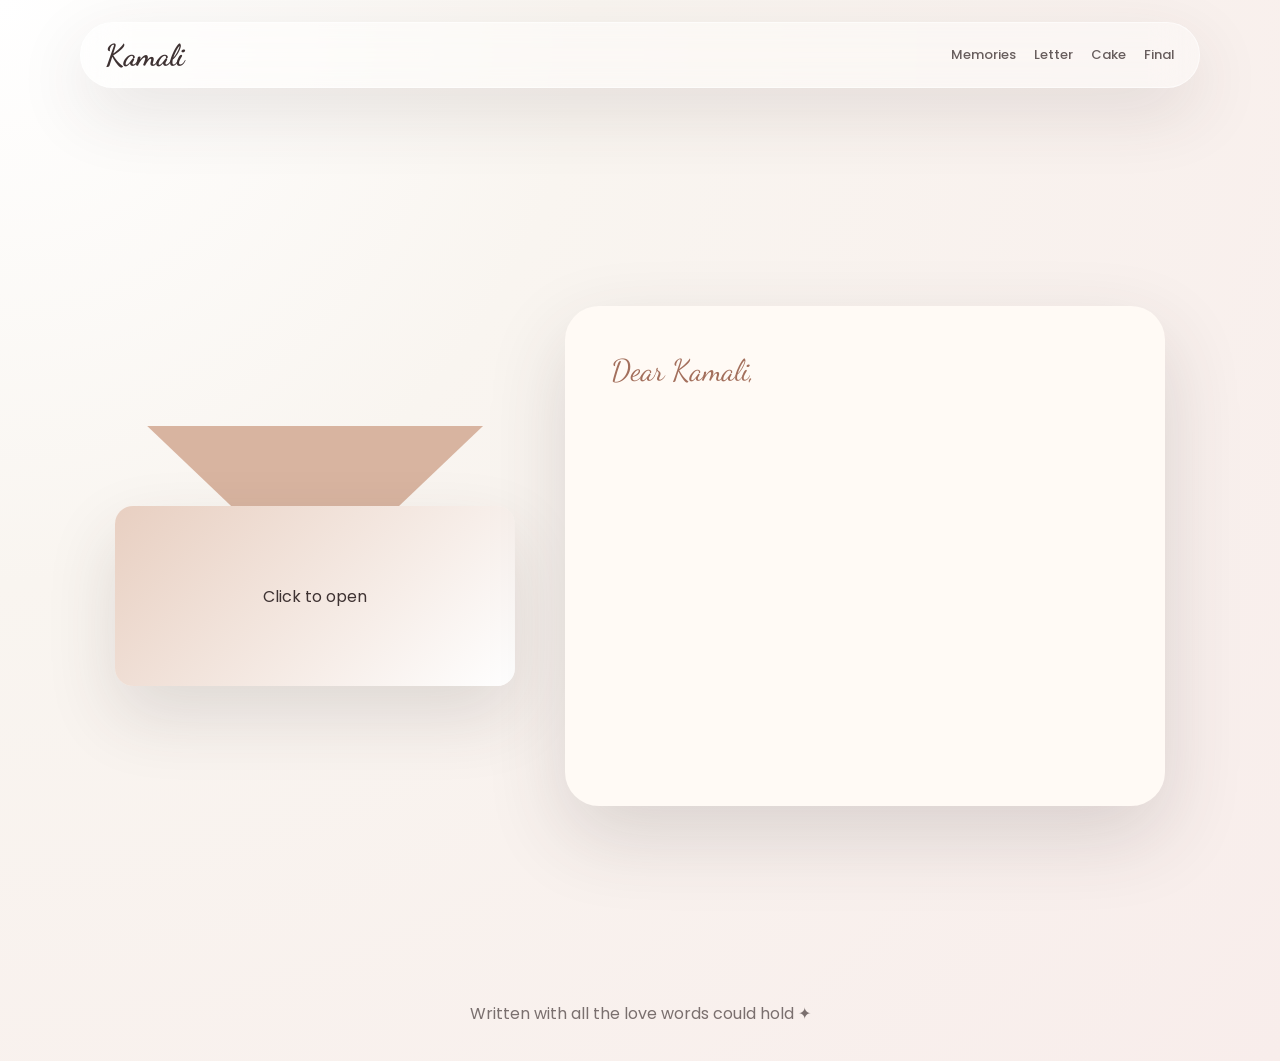
<file: letter.html>
<!DOCTYPE html>
<html lang="en">
<head>
  <meta charset="UTF-8" />
  <meta name="viewport" content="width=device-width, initial-scale=1.0" />
  <title>Letter | Kamali</title>
  <link href="https://fonts.googleapis.com/css2?family=Cormorant+Garamond:wght@400;500;600;700&family=Dancing+Script:wght@500;600;700&family=Poppins:wght@300;400;500;600;700&display=swap" rel="stylesheet" />
  <link rel="stylesheet" href="style.css" />
</head>
<body>
  <nav class="navbar glass">
    <a href="index.html" class="logo">Kamali</a>
    <div class="nav-links">
      <a href="memories.html">Memories</a>
      <a href="letter.html">Letter</a>
      <a href="cake.html">Cake</a>
      <a href="final.html">Final</a>
    </div>
  </nav>

  <main class="letter-page">
    <!-- Envelope animation -->
    <section class="envelope reveal" id="envelope">
      <div class="flap"></div>
      <div class="env-body"><p>Click to open</p></div>
    </section>

    <!-- Letter content -->
    <section class="letter-paper reveal delay-1" id="letterPaper">
      <p class="script-text">Dear Kamali,</p>
      <p id="typedLetter"></p>
    </section>
  </main>

  <footer class="footer">Written with all the love words could hold ✦</footer>

  <script>
    const envelope = document.getElementById("envelope");
    const letterPaper = document.getElementById("letterPaper");
    const typedLetter = document.getElementById("typedLetter");

    const message = "Happy Birthday, my love. ❤️🎂😘 Today is all about celebrating the wonderful person you are and the happiness you bring into my life every single day. 💖 Being with you has filled my life with love, laughter, and beautiful memories that I will always cherish. 🫂💕 Your smile brightens my days, your kindness inspires me, and your presence makes every moment feel special. 😘✨\n\nThank you for being my biggest happiness, my greatest comfort, and the person who makes my life complete. 🫂❤️ I feel incredibly lucky to walk through life with you, and I look forward to creating many more unforgettable memories together. 💞😘 I hope this birthday brings you endless joy, good health, success, and everything your heart wishes for, because you deserve nothing less. 🌹🎉\n\nHappy Birthday, my dearest Kamali. ❤️😘 I love you more with each passing day, and I promise to stand by your side, celebrate every milestone with you, and make every year even more beautiful than the last. 🫂💕 Here's to many more birthdays, countless smiles, warm hugs, sweet kisses, and a lifetime of love together. 😘💋🫂❤️🎉✨";

    envelope.addEventListener("click", () => {
      envelope.classList.add("open");
      letterPaper.classList.add("show");

      let i = 0;
      typedLetter.textContent = "";
      const typing = setInterval(() => {
        typedLetter.textContent += message.charAt(i);
        i++;
        if (i === message.length) clearInterval(typing);
      }, 50);
    });
  </script>
</body>
</html>
</file>
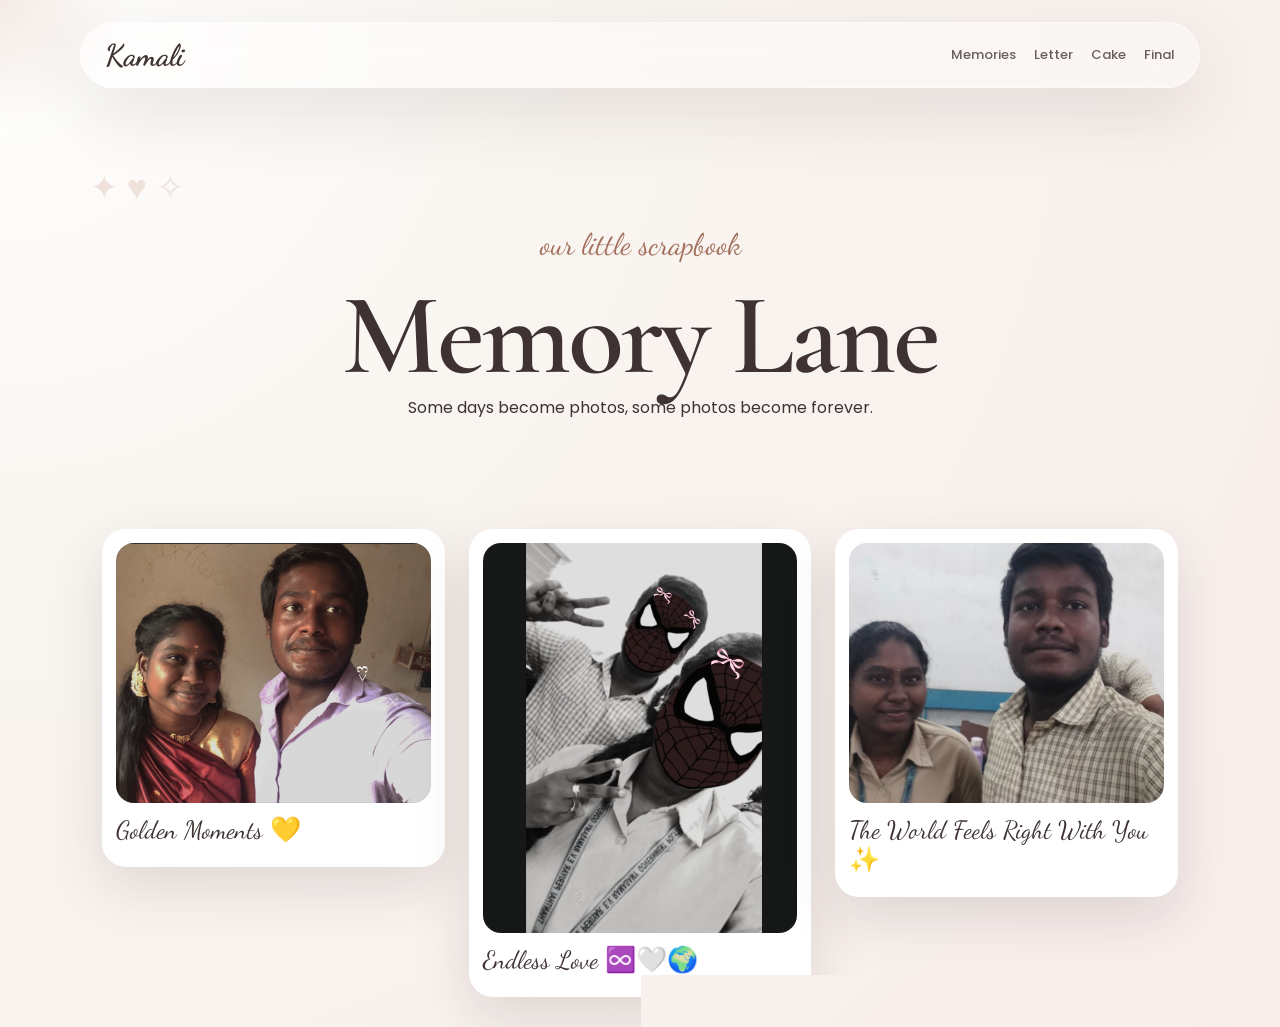
<file: memories.html>
<!DOCTYPE html>
<html lang="en">
<head>
  <meta charset="UTF-8" />
  <meta name="viewport" content="width=device-width, initial-scale=1.0" />
  <title>Memories | Kamali</title>
  <link href="https://fonts.googleapis.com/css2?family=Cormorant+Garamond:wght@400;500;600;700&family=Dancing+Script:wght@500;600;700&family=Poppins:wght@300;400;500;600;700&display=swap" rel="stylesheet" />
  <link rel="stylesheet" href="style.css" />
</head>
<body>
  <div class="cursor-glow"></div>
  <div class="floating-bg"></div>

  <!-- Navigation -->
  <nav class="navbar glass">
    <a href="index.html" class="logo">Kamali</a>
    <div class="nav-links">
      <a href="memories.html" class="active">Memories</a>
      <a href="letter.html">Letter</a>
      <a href="cake.html">Cake</a>
      <a href="final.html">Final</a>
    </div>
  </nav>

  <!-- Header -->
  <header class="sub-hero reveal">
    <p class="script-text">our little scrapbook</p>
    <h1>Memory Lane</h1>
    <p>Some days become photos, some photos become forever.</p>
  </header>

  <!-- Masonry Grid -->
  <section class="masonry">
    <!-- Memory 1 -->
    <div class="polaroid reveal">
      <div class="photo" style="background-image: url('assets/Memo 1.png');"></div>
      <p>Golden Moments 💛</p>
    </div>

  <!-- Memory 2 (Photo Replacement) -->
<div class="polaroid tall reveal delay-1">
  <div class="photo" style="background-image: url('assets/Memo 8(1).png');"></div>
  <p>Endless Love ♾️🤍🌍</p>
</div>

    <!-- Memory 3 -->
    <div class="polaroid reveal delay-2">
      <div class="photo" style="background-image: url('assets/Memo 2.jpeg');"></div>
      <p>The World Feels Right With You ✨</p>
    </div>

    <!-- Add more polaroids as needed -->
  </section>

  <script src="script.js"></script>
</body>
</html>
</file>
<file: style.css>
:root {
  --warm-white: #f9f5f0;
  --blush: #f8edeb;
  --rose: #e8cfc1;
  --champagne: #d8b4a0;
  --cocoa: #3e3232;
  --serif: "Cormorant Garamond", serif;
  --script: "Dancing Script", cursive;
  --body: "Poppins", sans-serif;
}

* {
  box-sizing: border-box;
  margin: 0;
  padding: 0;
}

html {
  scroll-behavior: smooth;
}

body {
  min-height: 100vh;
  overflow-x: hidden;
  color: var(--cocoa);
  font-family: var(--body);
  background: radial-gradient(circle at top left, #fff 0%, var(--warm-white) 35%, var(--blush) 100%);
}

a {
  color: inherit;
  text-decoration: none;
}

button {
  font: inherit;
}

.glass {
  background: rgba(255, 255, 255, 0.35);
  border: 1px solid rgba(255, 255, 255, 0.55);
  backdrop-filter: blur(22px);
  box-shadow: 0 24px 70px rgba(62, 50, 50, 0.12);
}

.navbar {
  position: fixed;
  top: 22px;
  left: 50%;
  z-index: 50;
  width: min(1120px, 92%);
  display: flex;
  align-items: center;
  justify-content: space-between;
  padding: 14px 24px;
  border-radius: 999px;
  transform: translateX(-50%);
}

.logo {
  font-family: var(--script);
  font-size: 30px;
  font-weight: 700;
}

.nav-links {
  display: flex;
  gap: 18px;
  font-size: 13px;
  font-weight: 500;
}

.nav-links a {
  opacity: 0.78;
  transition: 0.3s;
}

.nav-links a:hover {
  color: #9f6a59;
  opacity: 1;
}

.cursor-glow {
  position: fixed;
  z-index: 0;
  width: 280px;
  height: 280px;
  border-radius: 50%;
  pointer-events: none;
  background: radial-gradient(circle, rgba(216, 180, 160, 0.28), transparent 65%);
  transform: translate(-50%, -50%);
}

.floating-bg::before,
.floating-bg::after {
  content: "✦ ♥ ✧";
  position: fixed;
  z-index: 0;
  color: rgba(216, 180, 160, 0.35);
  font-size: 34px;
  animation: float 8s infinite ease-in-out;
}

.floating-bg::before {
  top: 18%;
  left: 7%;
}

.floating-bg::after {
  right: 8%;
  bottom: 18%;
  animation-delay: 2s;
}

.hero,
.page-section {
  min-height: 100vh;
}

.hero {
  position: relative;
  display: grid;
  grid-template-columns: 1.2fr 0.8fr;
  align-items: center;
  padding: 120px 9% 70px;
  background: linear-gradient(120deg, rgba(249, 245, 240, 0.78), rgba(248, 237, 235, 0.65)), var(--hero-image) center/cover;
}

.hero-overlay {
  position: absolute;
  inset: 0;
  background: radial-gradient(circle at 70% 40%, rgba(255, 255, 255, 0.55), transparent 35%);
}

.hero-content,
.countdown-card {
  position: relative;
  z-index: 2;
}

.script-text {
  margin-bottom: 8px;
  color: #a36f5c;
  font-family: var(--script);
  font-size: 30px;
}

.hero h1,
.sub-hero h1,
.final-page h1,
.cake-page h1 {
  font-family: var(--serif);
  font-size: clamp(62px, 9vw, 128px);
  font-weight: 600;
  line-height: 0.86;
  letter-spacing: -3px;
}

.hero h1 span {
  color: #8f5f51;
  font-style: italic;
}

.hero-desc {
  max-width: 560px;
  margin: 28px 0;
  font-size: 18px;
  line-height: 1.8;
}

.btn {
  display: inline-flex;
  align-items: center;
  justify-content: center;
  margin-right: 12px;
  padding: 14px 28px;
  border-radius: 999px;
  font-weight: 600;
  transition: 0.3s;
}

.primary {
  color: #fff;
  background: var(--cocoa);
  box-shadow: 0 20px 50px rgba(62, 50, 50, 0.22);
}

.ghost {
  background: rgba(255, 255, 255, 0.42);
  border: 1px solid rgba(62, 50, 50, 0.1);
}

.btn:hover,
.cut-cake-btn:hover {
  transform: translateY(-4px);
}

.countdown-card {
  max-width: 420px;
  padding: 28px;
  border-radius: 32px;
}

.countdown {
  display: grid;
  grid-template-columns: repeat(4, 1fr);
  gap: 12px;
}

.countdown div {
  padding: 18px 10px;
  text-align: center;
  background: rgba(255, 255, 255, 0.42);
  border-radius: 22px;
}

.countdown strong {
  font-family: var(--serif);
  font-size: 36px;
}

.countdown span {
  display: block;
  font-size: 12px;
}

.music-btn {
  position: fixed;
  right: 28px;
  bottom: 28px;
  z-index: 60;
  width: 56px;
  height: 56px;
  color: #fff;
  font-size: 24px;
  background: var(--cocoa);
  border: 0;
  border-radius: 50%;
  box-shadow: 0 18px 42px rgba(62, 50, 50, 0.25);
  cursor: pointer;
}

.sub-hero {
  padding: 150px 8% 55px;
  text-align: center;
}

.sub-hero p {
  max-width: 680px;
  margin: 10px auto 24px;
}

.masonry {
  columns: 3 260px;
  column-gap: 24px;
  padding: 30px 8%;
}

.polaroid {
  break-inside: avoid;
  margin-bottom: 24px;
  padding: 14px 14px 22px;
  background: #fff;
  border-radius: 24px;
  box-shadow: 0 20px 55px rgba(62, 50, 50, 0.14);
  transform: rotate(-1deg);
  transition: 0.35s;
}

.polaroid:nth-child(even) {
  transform: rotate(1.5deg);
}

.polaroid:hover {
  transform: translateY(-8px) rotate(0);
}

.photo {
  height: 260px;
  border-radius: 18px;
  background: linear-gradient(135deg, var(--rose), var(--champagne)) center/cover;
}
.photo video {
  width: 100%;
  height: 100%;
  border-radius: 18px;
  object-fit: cover;
  display: block;
}

.tall .photo {
  height: 390px;
}

.wide .photo {
  height: 230px;
}

.polaroid p {
  margin-top: 12px;
  font-family: var(--script);
  font-size: 25px;
}



.letter-page {
  min-height: 100vh;
  display: grid;
  grid-template-columns: 0.8fr 1.2fr;
  gap: 50px;
  align-items: center;
  padding: 150px 9% 70px;
}

.envelope {
  position: relative;
  height: 260px;
  cursor: pointer;
}

.env-body {
  position: absolute;
  bottom: 0;
  display: grid;
  place-items: center;
  width: 100%;
  height: 180px;
  border-radius: 18px;
  background: linear-gradient(135deg, var(--rose), #fff);
  box-shadow: 0 30px 70px rgba(62, 50, 50, 0.14);
}

.flap {
  position: absolute;
  top: 0;
  left: 8%;
  width: 84%;
  height: 160px;
  background: var(--champagne);
  clip-path: polygon(50% 100%, 0 0, 100% 0);
  transform-origin: top;
  transition: 0.7s;
}

.envelope.open .flap {
  transform: rotateX(180deg);
}

.letter-paper {
  min-height: 500px;
  padding: 46px;
  background: #fffaf5;
  border-radius: 34px;
  box-shadow: 0 30px 80px rgba(62, 50, 50, 0.16);
}

.letter-paper h1 {
  font-family: var(--serif);
  font-size: 58px;
}

.letter-paper p:last-child {
  font-size: 17px;
  line-height: 2;
}

.night {
  color: #fff;
  background: radial-gradient(circle at top, #453636 0%, #191317 70%);
}

.cake-page,
.final-page {
  min-height: 100vh;
  display: grid;
  place-items: center;
  padding: 150px 8% 70px;
  text-align: center;
}

.final-page {
  background: linear-gradient(rgba(25, 19, 23, 0.45), rgba(25, 19, 23, 0.86)), var(--final-image) center/cover;
}

.cake-page h1,
.final-page h1 {
  max-width: 900px;
}


.cake-section {
  position: relative;
  display: flex;
  flex-direction: column;
  align-items: center;
  justify-content: center;
  min-height: 62vh;
  overflow: visible;
}

.cake-glow {
  position: absolute;
  width: 460px;
  height: 460px;
  border-radius: 50%;
  background: radial-gradient(circle, rgba(255, 214, 186, 0.34), transparent 68%);
  filter: blur(2px);
}

.cake-stage-text {
  position: relative;
  z-index: 8;
  margin: 18px auto 28px;
  max-width: 620px;
  padding: 14px 22px;
  border: 1px solid rgba(255, 255, 255, 0.32);
  border-radius: 999px;
  background: rgba(255, 255, 255, 0.13);
  color: rgba(255, 255, 255, 0.88);
  backdrop-filter: blur(14px);
  font-size: 14px;
}

.cake {
  position: relative;
  width: 390px;
  height: 330px;
  margin-bottom: 38px;
  overflow: visible;
}

.plate {
  position: absolute;
  left: 50%;
  bottom: -18px;
  width: 390px;
  height: 34px;
  border-radius: 50%;
  background: rgba(255, 255, 255, 0.34);
  transform: translateX(-50%);
  box-shadow: 0 26px 45px rgba(0, 0, 0, 0.24);
}

.candles {
  position: absolute;
  top: 2px;
  left: 50%;
  z-index: 7;
  display: flex;
  gap: 28px;
  transform: translateX(-50%);
  transition: 0.85s ease;
}

.candle {
  position: relative;
  display: block;
  width: 13px;
  height: 58px;
  margin-top: 24px;
  border-radius: 8px;
  background: repeating-linear-gradient(45deg, #fff 0 7px, #f7a7b5 7px 14px);
  box-shadow: inset 0 -8px 12px rgba(0, 0, 0, 0.08);
}

.flame {
  position: absolute;
  top: -28px;
  left: 50%;
  width: 16px;
  height: 30px;
  border-radius: 50% 50% 45% 45%;
  background: radial-gradient(circle at 50% 65%, #fff7a8 0 24%, #ffd166 25% 56%, #ff7b00 57% 100%);
  transform: translateX(-50%);
  box-shadow: 0 0 18px #ffb347, 0 0 36px rgba(255, 179, 71, 0.72);
  animation: flicker 0.8s infinite alternate;
  transform-origin: bottom center;
  transition: 0.45s ease;
}

.smoke {
  position: absolute;
  top: -30px;
  left: 50%;
  width: 10px;
  height: 10px;
  border-radius: 50%;
  background: rgba(255, 255, 255, 0.72);
  opacity: 0;
  filter: blur(3px);
  transform: translateX(-50%) scale(0.3);
}

.cake.blow .flame {
  opacity: 0;
  transform: translateX(-50%) translateY(12px) scale(0.1) rotate(18deg);
  box-shadow: none;
}

.cake.blow .smoke {
  animation: smokeUp 1.45s ease-out forwards;
}

.cake.blow .candle:nth-child(2) .smoke {
  animation-delay: 0.15s;
}

.cake.blow .candle:nth-child(3) .smoke {
  animation-delay: 0.3s;
}

.cake-top,
.cake-middle,
.cake-bottom,
.cake-slice {
  position: absolute;
  left: 50%;
  border-radius: 22px;
  transform: translateX(-50%);
  transition: 0.9s cubic-bezier(0.22, 0.82, 0.22, 1);
}

.cake-top,
.cake-middle,
.cake-bottom {
  z-index: 3;
  box-shadow: 0 24px 42px rgba(0, 0, 0, 0.22);
  overflow: hidden;
}

.cake-top::after,
.cake-middle::after,
.cake-bottom::after {
  content: "";
  position: absolute;
  inset: 11px 18px auto;
  height: 12px;
  border-radius: 999px;
  background: rgba(255, 255, 255, 0.38);
}

.cake-bottom {
  bottom: 24px;
  width: 330px;
  height: 92px;
  background: linear-gradient(135deg, #e8cfc1, #c8937a);
}

.cake-middle {
  bottom: 104px;
  width: 270px;
  height: 84px;
  background: linear-gradient(135deg, #f8edeb, #e7b7aa);
}

.cake-top {
  bottom: 176px;
  width: 210px;
  height: 74px;
  background: linear-gradient(135deg, #fff5f2, #f1c8bb);
}

.cut-line {
  position: absolute;
  left: 57%;
  bottom: 24px;
  z-index: 6;
  width: 3px;
  height: 228px;
  border-radius: 999px;
  background: rgba(255, 255, 255, 0.85);
  opacity: 0;
  transform: rotate(10deg) scaleY(0);
  transform-origin: top;
  box-shadow: 0 0 18px rgba(255, 255, 255, 0.65);
}

.cake.knife-in .cut-line {
  opacity: 1;
  animation: cutTrace 0.75s ease-in-out forwards;
}

.cake-slice {
  z-index: 5;
  right: 20px;
  left: auto;
  bottom: 24px;
  width: 126px;
  height: 225px;
  border-radius: 18px 22px 20px 18px;
  background: linear-gradient(135deg, #fff5f2 0 30%, #f8edeb 30% 63%, #e8cfc1 63% 100%);
  clip-path: polygon(13% 0, 100% 13%, 78% 100%, 0 100%);
  opacity: 0;
  transform: translateX(-12px) rotate(0deg) scale(0.97);
  box-shadow: 0 28px 48px rgba(0, 0, 0, 0.25);
}

.cake-slice::before {
  content: "";
  position: absolute;
  inset: 0;
  background: radial-gradient(circle at 62% 38%, rgba(195, 92, 92, 0.65) 0 4px, transparent 5px),
    radial-gradient(circle at 48% 72%, rgba(195, 92, 92, 0.55) 0 4px, transparent 5px);
}

.knife {
  position: absolute;
  top: 0;
  right: -170px;
  z-index: 9;
  width: 218px;
  height: 44px;
  opacity: 0;
  transform: translate(80px, -20px) rotate(-34deg);
  transform-origin: right center;
  transition: 1s cubic-bezier(0.22, 0.82, 0.22, 1);
}

.knife-blade {
  position: absolute;
  left: 0;
  top: 12px;
  width: 158px;
  height: 18px;
  border-radius: 999px 4px 4px 999px;
  background: linear-gradient(90deg, #ffffff, #d7d7d7 55%, #9e9e9e);
  box-shadow: 0 14px 28px rgba(0, 0, 0, 0.25);
}

.knife-blade::before {
  content: "";
  position: absolute;
  left: 4px;
  top: 3px;
  width: 120px;
  height: 4px;
  border-radius: 999px;
  background: rgba(255, 255, 255, 0.8);
}

.knife-handle {
  position: absolute;
  right: 0;
  top: 5px;
  width: 68px;
  height: 32px;
  border-radius: 999px;
  background: linear-gradient(135deg, #714948, #3e292d);
  box-shadow: inset 8px 0 10px rgba(255, 255, 255, 0.08), 0 12px 24px rgba(0, 0, 0, 0.28);
}

.cake.knife-in .knife {
  opacity: 1;
  transform: translate(-205px, 128px) rotate(-21deg);
}

.cake.sliced .knife {
  opacity: 0;
  transform: translate(-245px, 170px) rotate(-12deg);
}

.cake.sliced .cake-top,
.cake.sliced .cake-middle,
.cake.sliced .cake-bottom {
  clip-path: polygon(0 0, 62% 0, 52% 100%, 0 100%);
}

.cake.sliced .cake-slice {
  opacity: 1;
  transform: translate(78px, 34px) rotate(12deg) scale(1);
}

.cake.sliced .candles {
  transform: translateX(-83%) translateY(-4px) rotate(-5deg);
}

.cut-cake-btn {
  position: relative;
  z-index: 8;
  padding: 18px 40px;
  color: #3e3232;
  font-size: 18px;
  font-weight: 600;
  cursor: pointer;
  background: rgba(255, 255, 255, 0.82);
  border: 0;
  border-radius: 50px;
  box-shadow: 0 10px 30px rgba(0, 0, 0, 0.16);
  transition: 0.4s;
}

.cut-cake-btn:hover {
  transform: translateY(-4px) scale(1.03);
}

.cut-cake-btn:disabled {
  cursor: default;
  opacity: 0.92;
  transform: none;
}

@keyframes smokeUp {
  0% { opacity: 0; transform: translateX(-50%) translateY(0) scale(0.35); }
  20% { opacity: 0.8; }
  100% { opacity: 0; transform: translateX(-50%) translateY(-58px) scale(2.3); }
}

@keyframes cutTrace {
  0% { transform: rotate(10deg) scaleY(0); }
  100% { transform: rotate(10deg) scaleY(1); }
}

#confetti {
  position: fixed;
  inset: 0;
  pointer-events: none;
}

.footer {
  padding: 35px;
  color: rgba(62, 50, 50, 0.68);
  text-align: center;
}

.night .footer {
  color: rgba(255, 255, 255, 0.65);
}

.reveal {
  opacity: 0;
  transform: translateY(24px);
  animation: reveal 0.8s forwards;
}

.delay-1 {
  animation-delay: 0.18s;
}

.delay-2 {
  animation-delay: 0.34s;
}

@keyframes reveal {
  to {
    opacity: 1;
    transform: none;
  }
}

@keyframes float {
  50% {
    transform: translateY(-26px) rotate(8deg);
  }
}

@keyframes flicker {
  to {
    transform: scale(1.15) translateY(-2px);
    opacity: 0.84;
  }
}

@media (max-width: 900px) {
  .hero,
  .letter-page {
    grid-template-columns: 1fr;
  }

  .nav-links {
    display: none;
  }

  .hero {
    padding-top: 145px;
  }

  .hero h1,
  .sub-hero h1,
  .final-page h1,
  .cake-page h1 {
    font-size: 64px;
  }

  .countdown {
    grid-template-columns: repeat(2, 1fr);
  }

  .cake {
    transform: scale(0.86);
  }
}


/* =========================================================
   RESPONSIVE FIXES
   Added to make the birthday website work nicely on laptops,
   tablets, mobile phones, and very small screens.
   ========================================================= */

html {
  -webkit-text-size-adjust: 100%;
}

body {
  width: 100%;
}

img,
video,
canvas {
  max-width: 100%;
}

main,
header,
section,
footer,
.navbar {
  position: relative;
}

.hero-content,
.countdown-card,
.sub-hero,
.masonry,
.reason-grid,
.letter-page,
.cake-page,
.final-page,
.footer {
  z-index: 1;
}

.navbar {
  gap: 14px;
}

.nav-links {
  min-width: 0;
}

.nav-links a {
  white-space: nowrap;
}

.hero-actions {
  display: flex;
  flex-wrap: wrap;
  gap: 12px;
}

.hero-actions .btn,
.final-page .btn,
.sub-hero .btn {
  margin-right: 0;
}

.countdown-card {
  width: 100%;
  justify-self: center;
}

.masonry {
  width: 100%;
}

.photo {
  overflow: hidden;
  background-position: center;
  background-size: cover;
}

.reason-card:focus .reason-inner {
  transform: rotateY(180deg);
}

.letter-paper,
.random-reason,
.countdown-card,
.polaroid,
.reason-front,
.reason-back {
  overflow-wrap: anywhere;
}

/* Laptop / small desktop */
@media (max-width: 1100px) {
  .hero {
    grid-template-columns: 1fr 0.9fr;
    gap: 36px;
    padding-inline: 6%;
  }

  .letter-page {
    gap: 34px;
    padding-inline: 6%;
  }

  .cake-page,
  .final-page {
    padding-inline: 6%;
  }
}

/* Tablet */
@media (max-width: 900px) {
  .navbar {
    top: 14px;
    width: min(720px, 94%);
    align-items: center;
  }

  .nav-links {
    display: flex;
    gap: 12px;
    max-width: 70%;
    overflow-x: auto;
    padding: 6px 2px 7px;
    scrollbar-width: none;
  }

  .nav-links::-webkit-scrollbar {
    display: none;
  }

  .nav-links a {
    padding: 8px 12px;
    border-radius: 999px;
    background: rgba(255, 255, 255, 0.38);
  }

  .hero,
  .letter-page {
    grid-template-columns: 1fr;
  }

  .hero {
    gap: 36px;
    min-height: auto;
    padding: 145px 6% 70px;
    background-position: center top;
  }

  .hero h1,
  .sub-hero h1,
  .final-page h1,
  .cake-page h1 {
    font-size: clamp(52px, 12vw, 82px);
    letter-spacing: -2px;
  }

  .countdown {
    grid-template-columns: repeat(4, 1fr);
  }

  .sub-hero {
    padding: 135px 6% 45px;
  }

  .masonry {
    columns: 2 240px;
    padding-inline: 6%;
  }

  .reason-grid {
    grid-template-columns: repeat(auto-fit, minmax(180px, 1fr));
    padding-inline: 6%;
  }

  .letter-page {
    min-height: auto;
    padding: 135px 6% 60px;
  }

  .envelope {
    max-width: 460px;
    width: 100%;
    margin: 0 auto;
  }

  .letter-paper {
    min-height: 360px;
  }

  .cake-page,
  .final-page {
    min-height: auto;
    padding: 135px 6% 60px;
  }

  .cake-section {
    min-height: 560px;
  }

  .cake {
    transform: scale(0.86);
    transform-origin: center top;
  }
}

/* Mobile */
@media (max-width: 640px) {
  .glass {
    backdrop-filter: blur(16px);
  }

  .navbar {
    top: 10px;
    width: 94%;
    flex-direction: column;
    justify-content: center;
    padding: 12px 14px;
    border-radius: 26px;
  }

  .logo {
    font-size: 28px;
    line-height: 1;
  }

  .nav-links {
    width: 100%;
    max-width: 100%;
    justify-content: flex-start;
    font-size: 12px;
  }

  .cursor-glow {
    display: none;
  }

  .floating-bg::before,
  .floating-bg::after {
    font-size: 24px;
    opacity: 0.65;
  }

  .hero {
    min-height: 100svh;
    padding: 150px 5% 46px;
    text-align: center;
  }

  .script-text {
    font-size: 25px;
  }

  .hero h1,
  .sub-hero h1,
  .final-page h1,
  .cake-page h1 {
    font-size: clamp(44px, 15vw, 62px);
    line-height: 0.92;
    letter-spacing: -1.4px;
  }

  .hero-desc {
    margin: 22px auto;
    font-size: 15px;
    line-height: 1.75;
  }

  .hero-actions {
    justify-content: center;
  }

  .btn {
    width: min(100%, 280px);
    padding: 13px 20px;
  }

  .countdown-card {
    padding: 20px;
    border-radius: 26px;
  }

  .countdown {
    grid-template-columns: repeat(2, 1fr);
    gap: 10px;
  }

  .countdown div {
    padding: 14px 8px;
    border-radius: 18px;
  }

  .countdown strong {
    font-size: 31px;
  }

  .music-btn {
    right: 18px;
    bottom: 18px;
    width: 50px;
    height: 50px;
    font-size: 22px;
  }

  .sub-hero {
    padding: 145px 5% 35px;
  }

  .sub-hero p {
    font-size: 14px;
    line-height: 1.7;
  }

  .masonry {
    columns: 1;
    padding: 20px 5% 60px;
  }

  .polaroid {
    margin-bottom: 18px;
    border-radius: 22px;
    transform: none;
  }

  .polaroid:nth-child(even),
  .polaroid:hover {
    transform: none;
  }

  .photo,
  .wide .photo {
    height: 245px;
  }

  .tall .photo {
    height: 340px;
  }

  .reason-grid {
    grid-template-columns: 1fr;
    gap: 16px;
    padding: 16px 5% 65px;
  }

  .reason-card {
    height: 172px;
  }

  .reason-front,
  .reason-back {
    border-radius: 24px;
  }

  .reason-back p,
  .polaroid p {
    font-size: 23px;
  }

  .random-reason {
    margin-top: 16px;
    padding: 16px;
    font-size: 14px;
  }

  .letter-page {
    padding: 145px 5% 45px;
    gap: 26px;
  }

  .envelope {
    height: 220px;
  }

  .env-body {
    height: 150px;
  }

  .flap {
    height: 135px;
  }

  .letter-paper {
    min-height: 330px;
    padding: 28px 22px;
    border-radius: 28px;
  }

  .letter-paper p:last-child {
    font-size: 15px;
    line-height: 1.9;
  }

  .cake-page,
  .final-page {
    padding: 145px 5% 48px;
  }

  .final-page p,
  .cake-page p {
    font-size: 14px;
    line-height: 1.7;
  }

  .cake-section {
    min-height: 500px;
    width: 100%;
  }

  .cake-glow {
    width: 320px;
    height: 320px;
  }

  .cake-stage-text {
    width: min(100%, 330px);
    margin-bottom: 12px;
    padding: 12px 16px;
    white-space: normal;
  }

  .cake {
    margin-bottom: -10px;
    transform: scale(0.72);
    transform-origin: center top;
  }

  .cut-cake-btn {
    width: min(100%, 310px);
    padding: 15px 22px;
    font-size: 16px;
  }

  .footer {
    padding: 25px 18px;
    font-size: 13px;
  }
}

/* Very small phones */
@media (max-width: 380px) {
  .navbar {
    width: 96%;
    padding-inline: 10px;
  }

  .nav-links a {
    padding: 7px 10px;
  }

  .hero,
  .sub-hero,
  .letter-page,
  .cake-page,
  .final-page {
    padding-inline: 4%;
  }

  .hero h1,
  .sub-hero h1,
  .final-page h1,
  .cake-page h1 {
    font-size: clamp(39px, 14vw, 50px);
  }

  .script-text {
    font-size: 23px;
  }

  .photo,
  .wide .photo {
    height: 220px;
  }

  .tall .photo {
    height: 300px;
  }

  .countdown strong {
    font-size: 28px;
  }

  .cake-section {
    min-height: 470px;
  }

  .cake {
    transform: scale(0.64);
    margin-bottom: -48px;
  }
}

@media (prefers-reduced-motion: reduce) {
  *,
  *::before,
  *::after {
    scroll-behavior: auto !important;
    animation-duration: 0.001ms !important;
    animation-iteration-count: 1 !important;
    transition-duration: 0.001ms !important;
  }
.music-btn {
  position: fixed;
  bottom: 20px;
  right: 20px;
  background: rgba(255, 255, 255, 0.7);
  border: 2px solid #d6336c;
  color: #d6336c;
  font-size: 1.6rem;
  border-radius: 50%;
  width: 60px;
  height: 60px;
  cursor: pointer;
  box-shadow: 0 6px 12px rgba(0,0,0,0.25);
  transition: background 0.3s ease, transform 0.3s ease;
}
.music-btn:hover {
  transform: scale(1.1);
  background: #d6336c;
  color: white;
}
</file>
